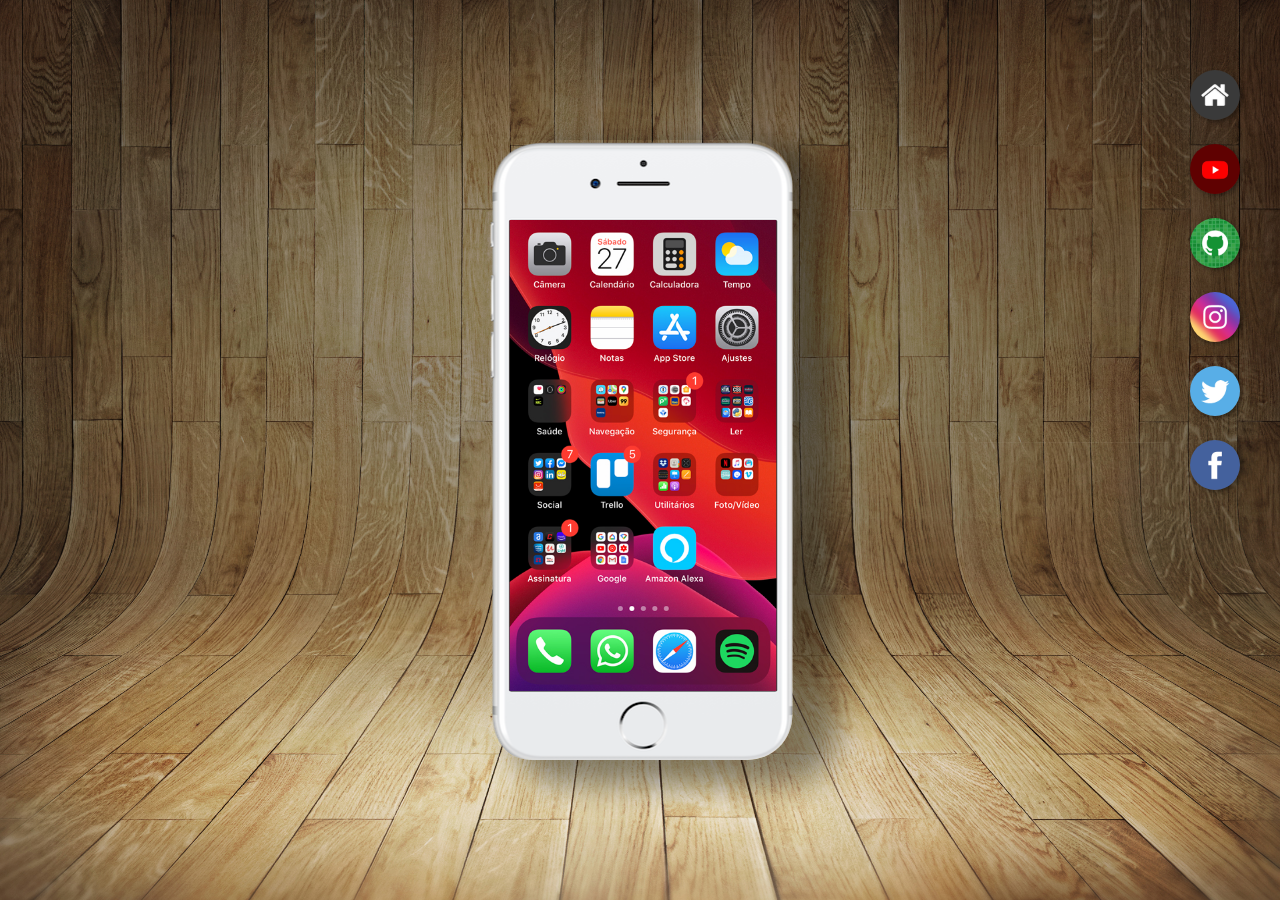
<file: index.html>
<!DOCTYPE html>
<html lang="pt-br">
<head>
    <meta charset="UTF-8">
    <meta http-equiv="X-UA-Compatible" content="IE=edge">
    <meta name="viewport" content="width=device-width, initial-scale=1.0">
    <link rel="stylesheet" href="stilos/style.css">
    <link rel="shortcut icon" href="./favicon.ico" type="image/x-icon">
    <title>Projeto Redes Sociais</title>
</head>
<body>
    <main>
        <section id="telefone">
            <iframe src="./home.html"   name="tela"id="tela" frameborder="0">Seu navegador não é compatível com isso</iframe>
        </section>
            
        <div id="ButtonStartTelaInicial" >
            <audio id="audioOver"> 
                <source src="./sound/systemSound.wav" type="audio/mpeg">
            </audio>
       

        <section id="redes-sociais">
            <a href="./home.html" target="tela" onmouseover="mouseOver()"  ><img src="./imagens/logo-home.jpg"alt=""></a> <br>
            <a href="./youtube.html" target="tela" onmouseover="mouseOver()"  ><img src="./imagens/logo-youtube.jpg" alt=""></a><br>
            <a href="./github.html" target="tela" onmouseover="mouseOver()"  ><img src="./imagens/logo-github.jpg" alt=""></a><br>
            <a href="./instagram.html" target="tela" onmouseover="mouseOver()"  ><img src="./imagens/logo-instagram.jpg" alt=""></a><br>
            <a href="./twitter.html" target="tela" onmouseover="mouseOver()"  > <img src="./imagens/logo-twitter.jpg" alt=""></a><br>
            <a href="./facebook.html" target="tela" onmouseover="mouseOver()"  ><img src="./imagens/logo-facebook.jpg" alt=""></a><br>

        </section>
    </div>
    </main>
</body>
<script>
     
var x = document.getElementById("audioOver"); 
function mouseOver() { 
    x.play(); 
} ;
 
 

</script>
</html>
</file>
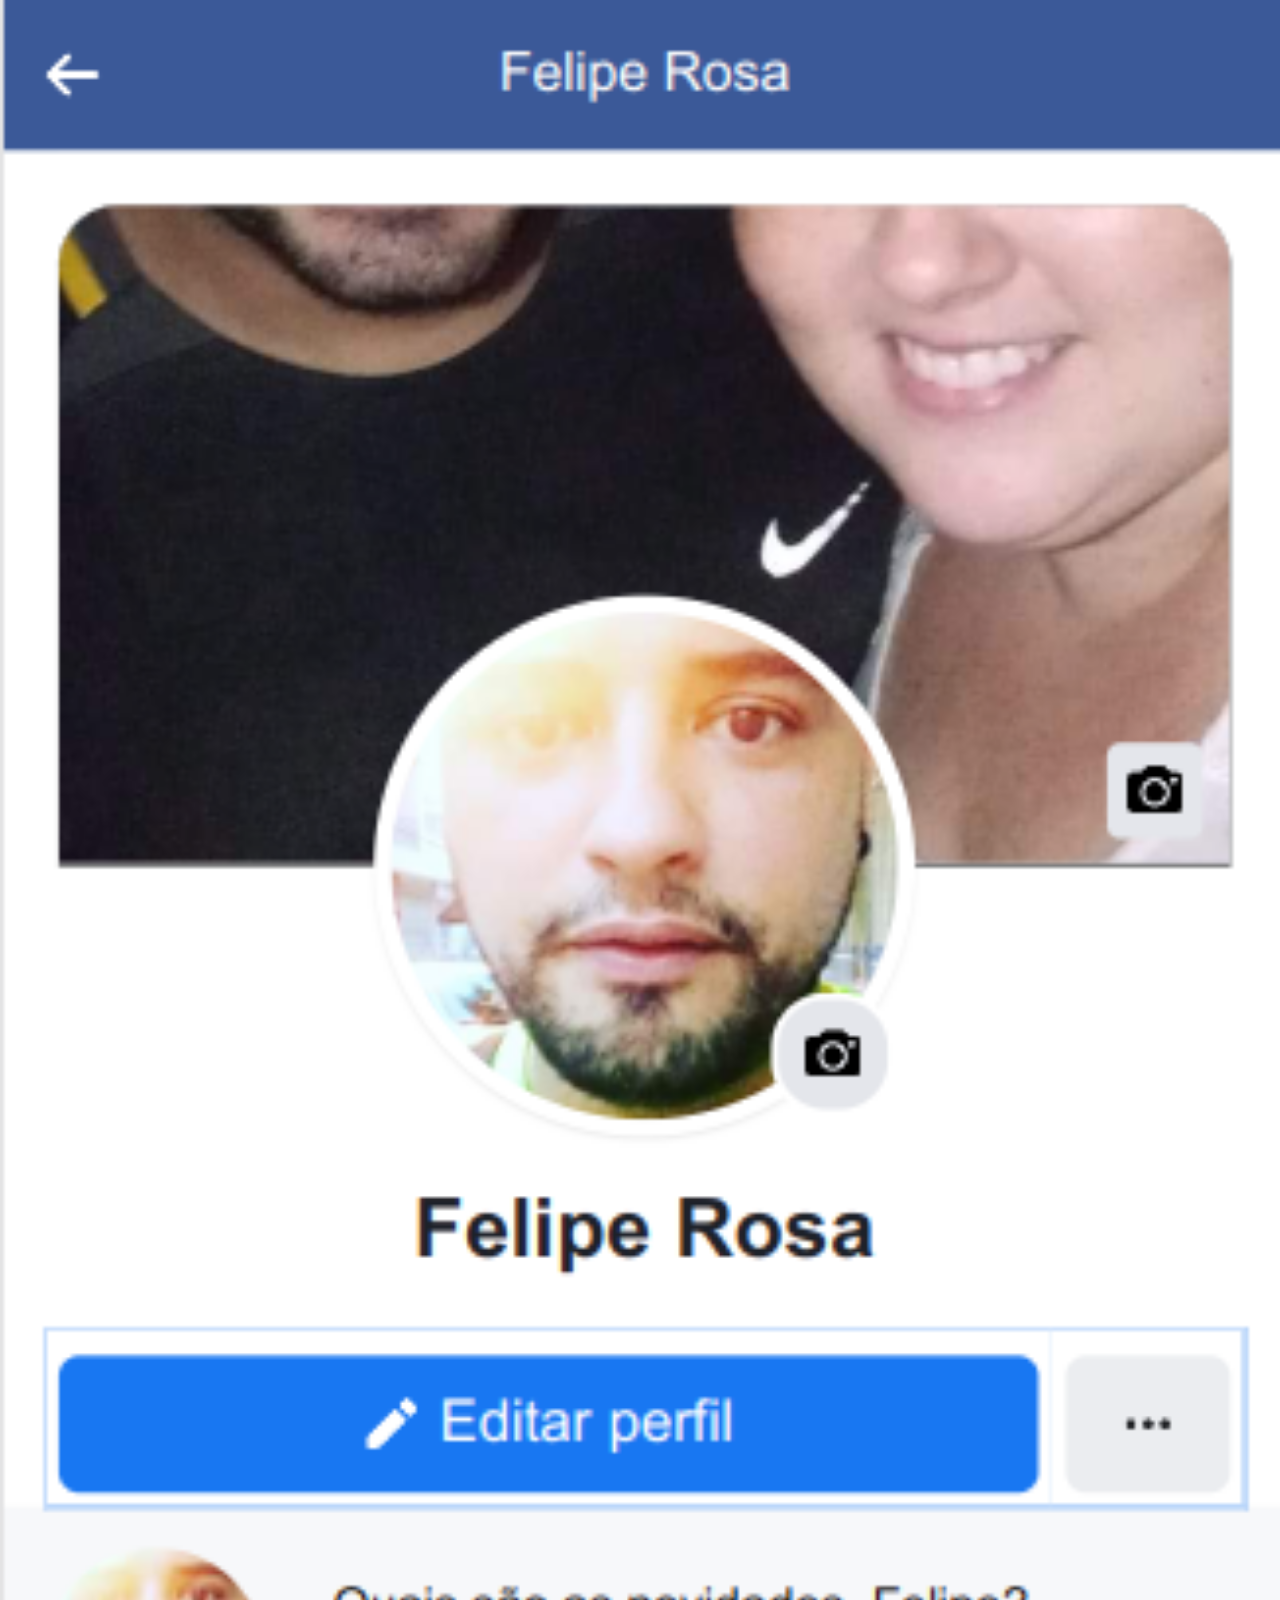
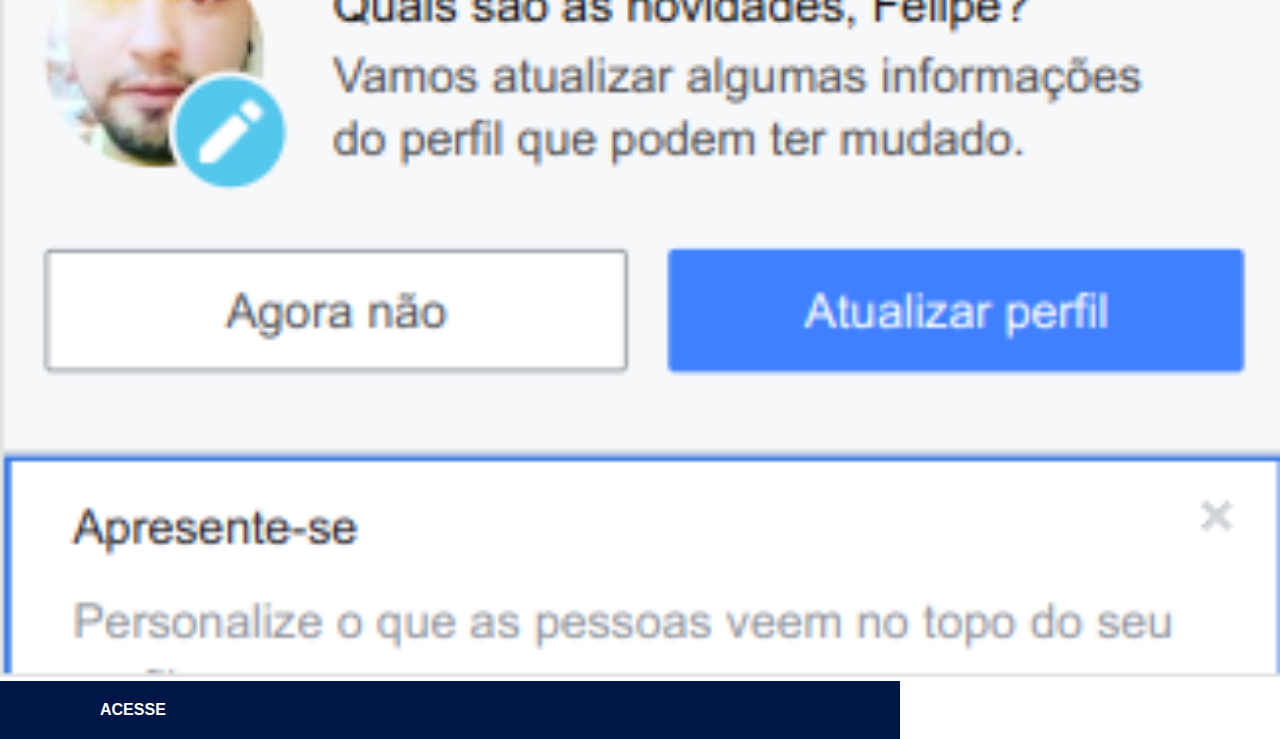
<file: facebook.html>
<!DOCTYPE html>
<html lang="pt-br">
<head>
    <meta charset="UTF-8">
    <meta http-equiv="X-UA-Compatible" content="IE=edge">
    <meta name="viewport" content="width=device-width, initial-scale=1.0">
    <link rel="stylesheet" href="./stilos/social.css">
    <style>
        a{
         background-color: #001646;
        }
        a:hover{
         background-color: #3b5998;
        }
        </style>
    <title>facebook</title>
</head>

<body>
    <img src="imagens/facebook.png" alt="facebook">
    <a href="https://www.facebook.com/profile.php?id=100061082168842" target="_blank">ACESSE</a>
</body>
</html>
</file>
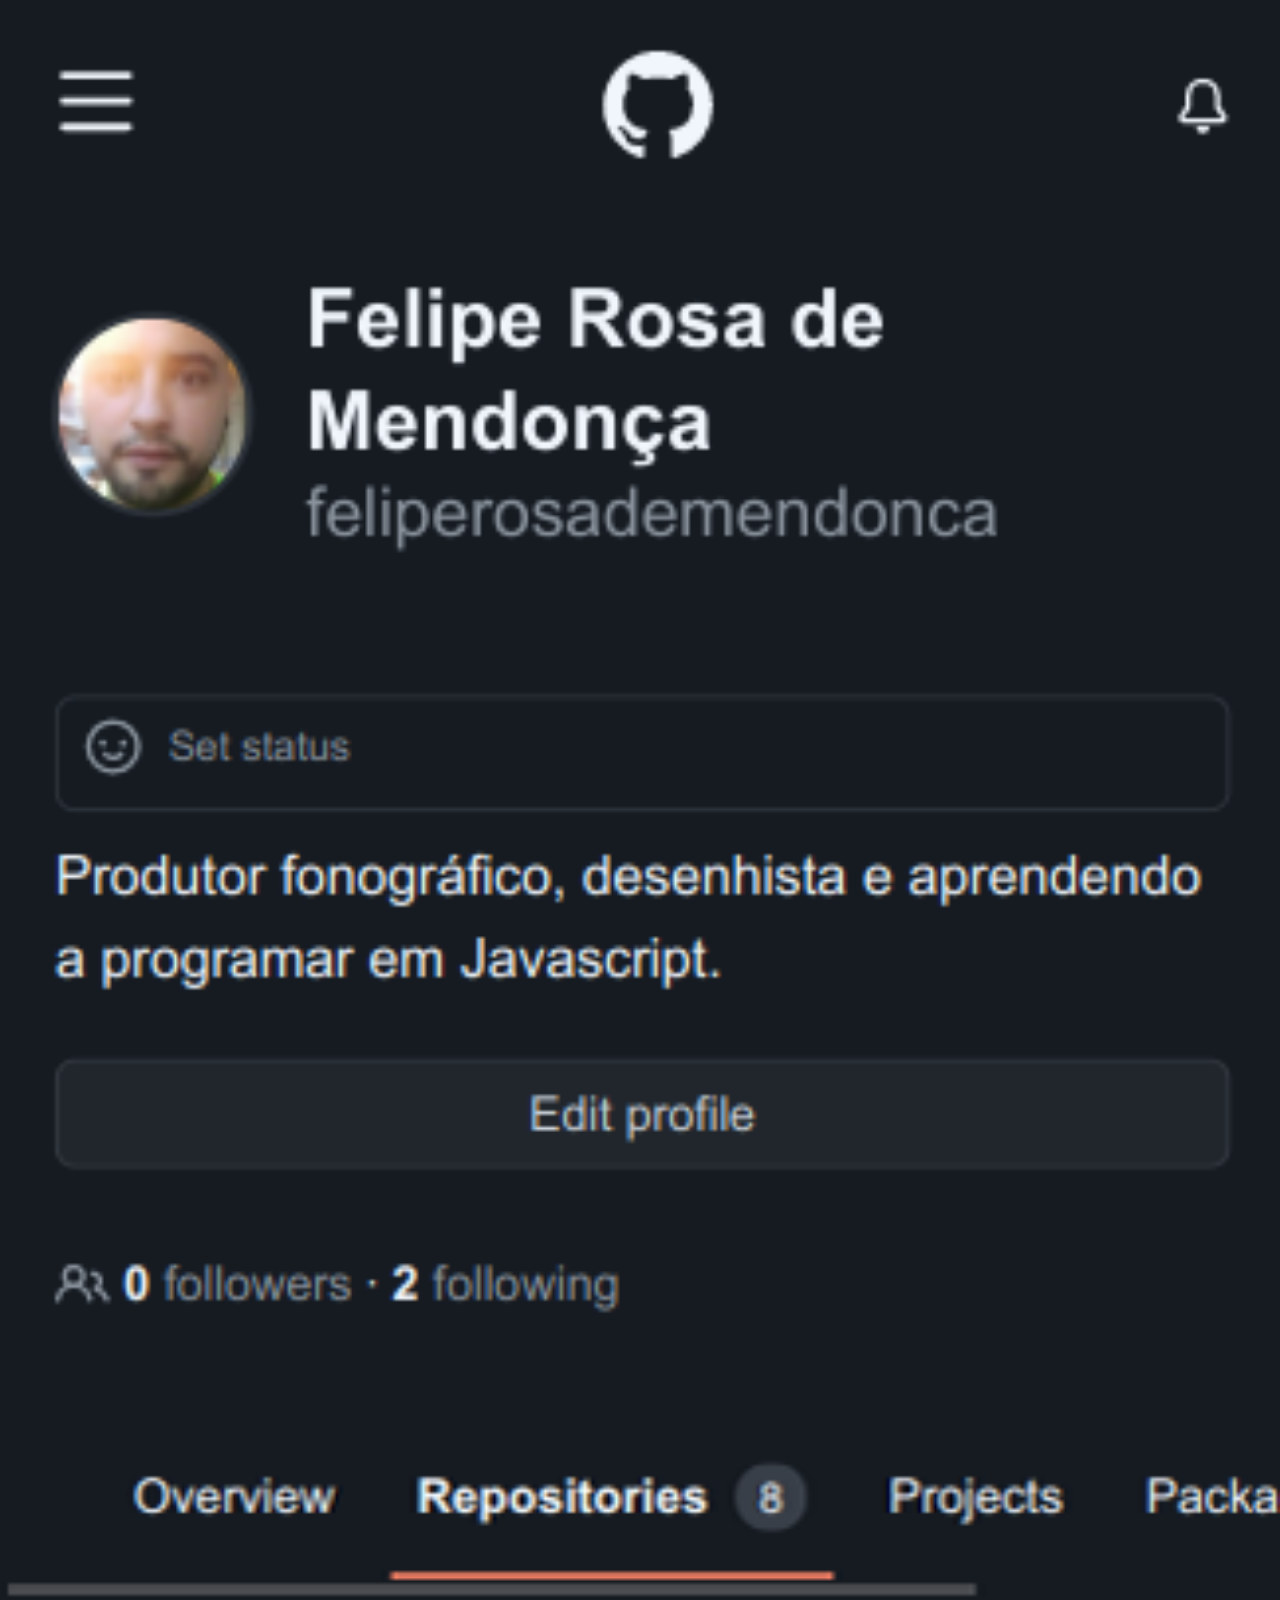
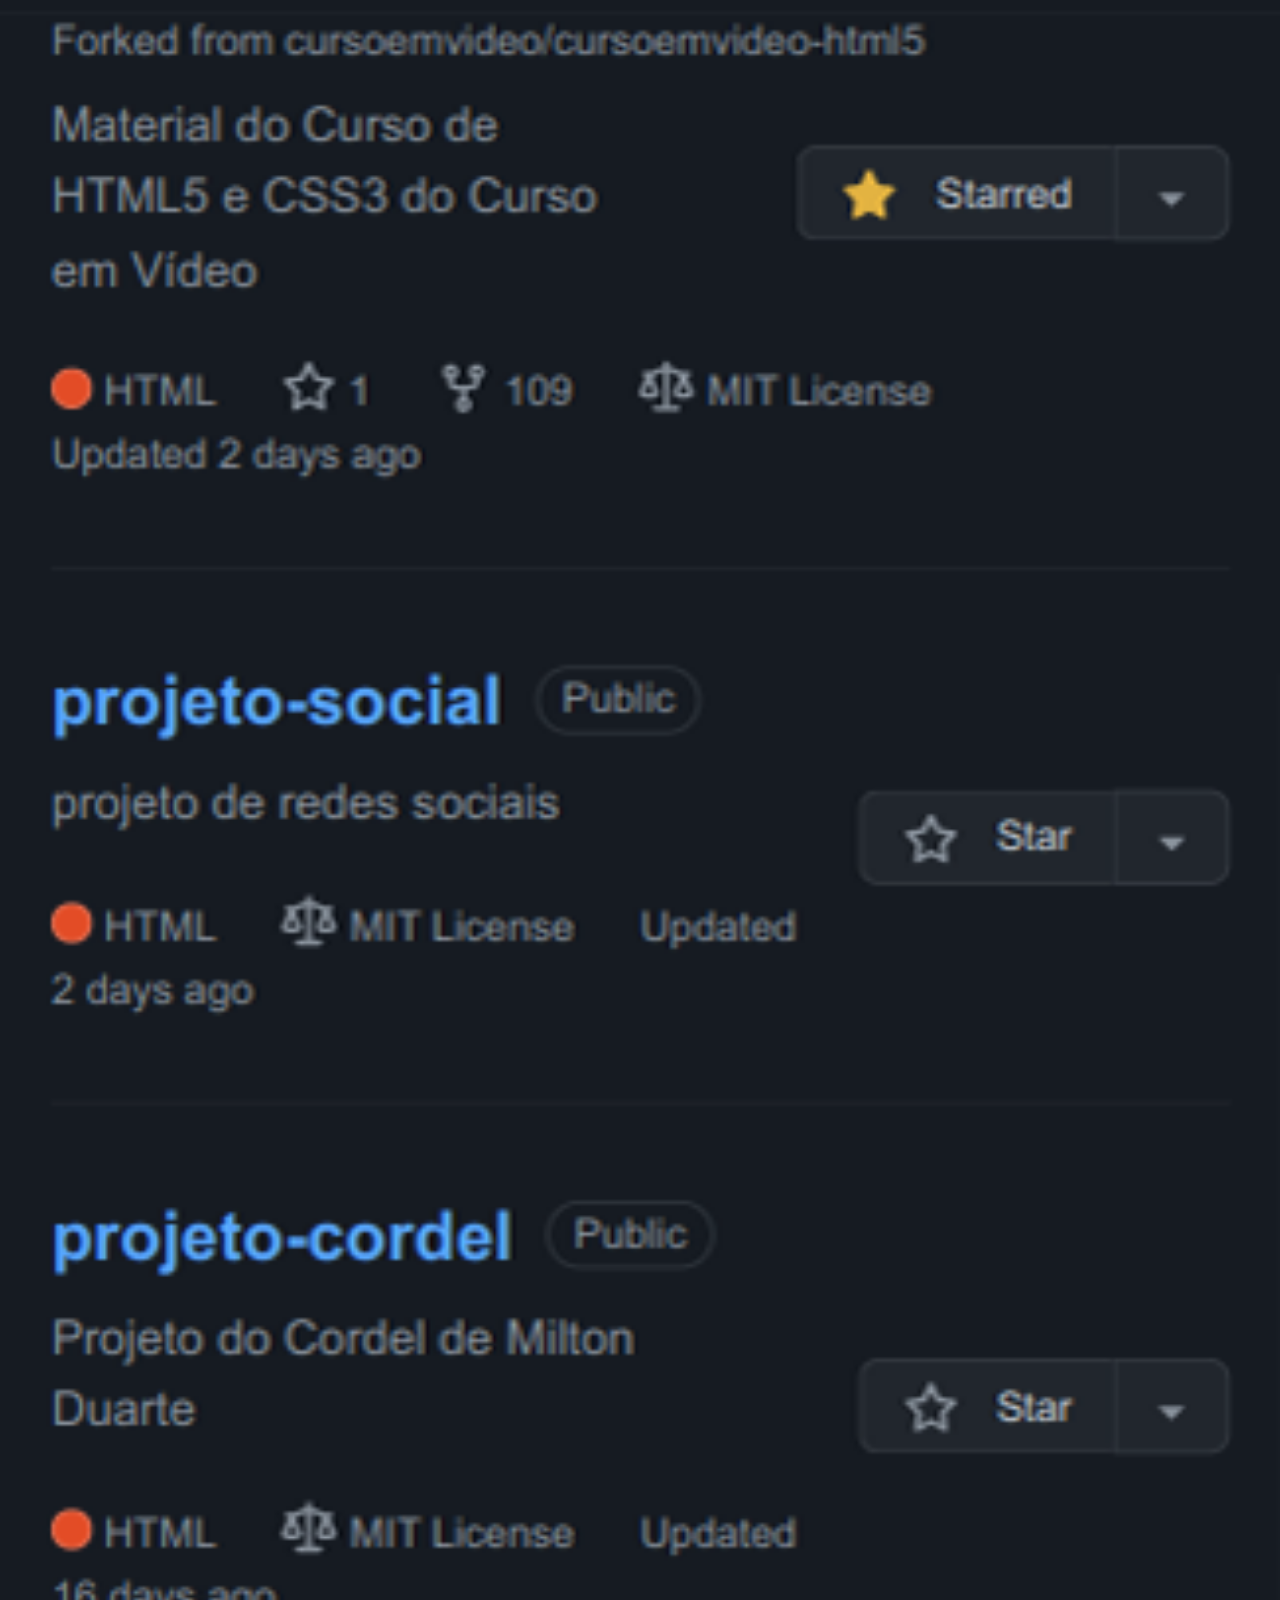
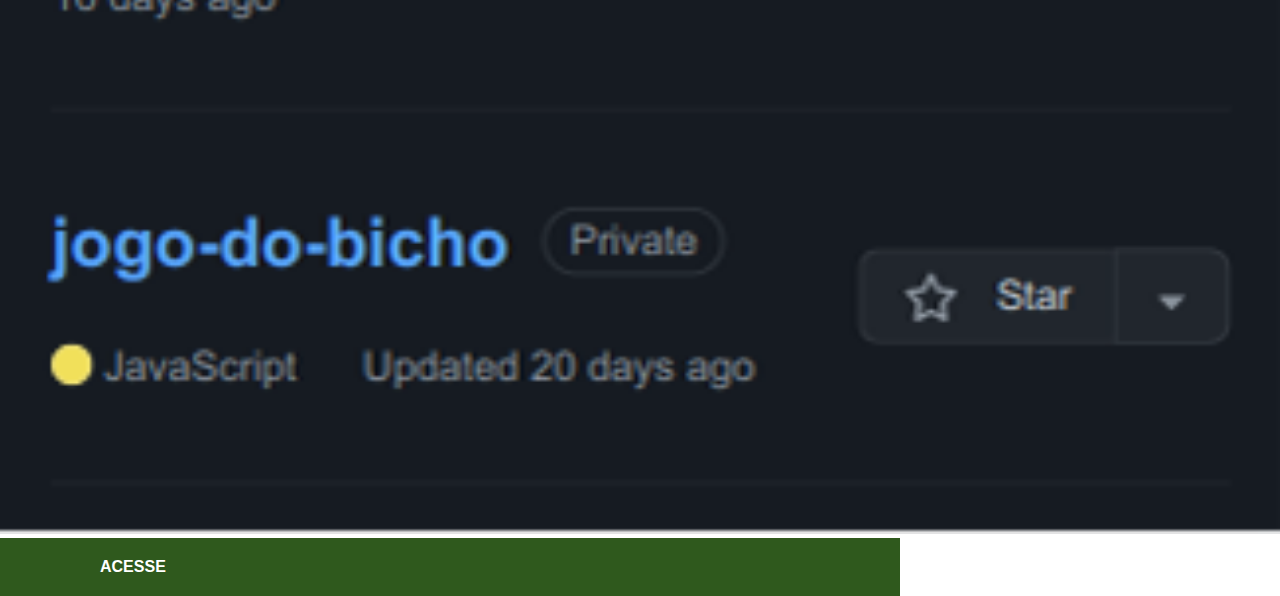
<file: github.html>
<!DOCTYPE html>
<html lang="pt-br">
<head>
    <meta charset="UTF-8">
    <meta http-equiv="X-UA-Compatible" content="IE=edge">
    <meta name="viewport" content="width=device-width, initial-scale=1.0">
    <link rel="stylesheet" href="stilos/social.css">
    <style>
        a{
         background-color: #2f591d;
        }
        a:hover{
         background-color: #6cc644;
        }
        </style>
    <title>GitHub</title>
</head>

<body>
    <img src="imagens/github.PNG" alt="github">
    <a href="https://github.com/feliperosademendonca" target="_blank">ACESSE</a>
</body>
</html>
</file>
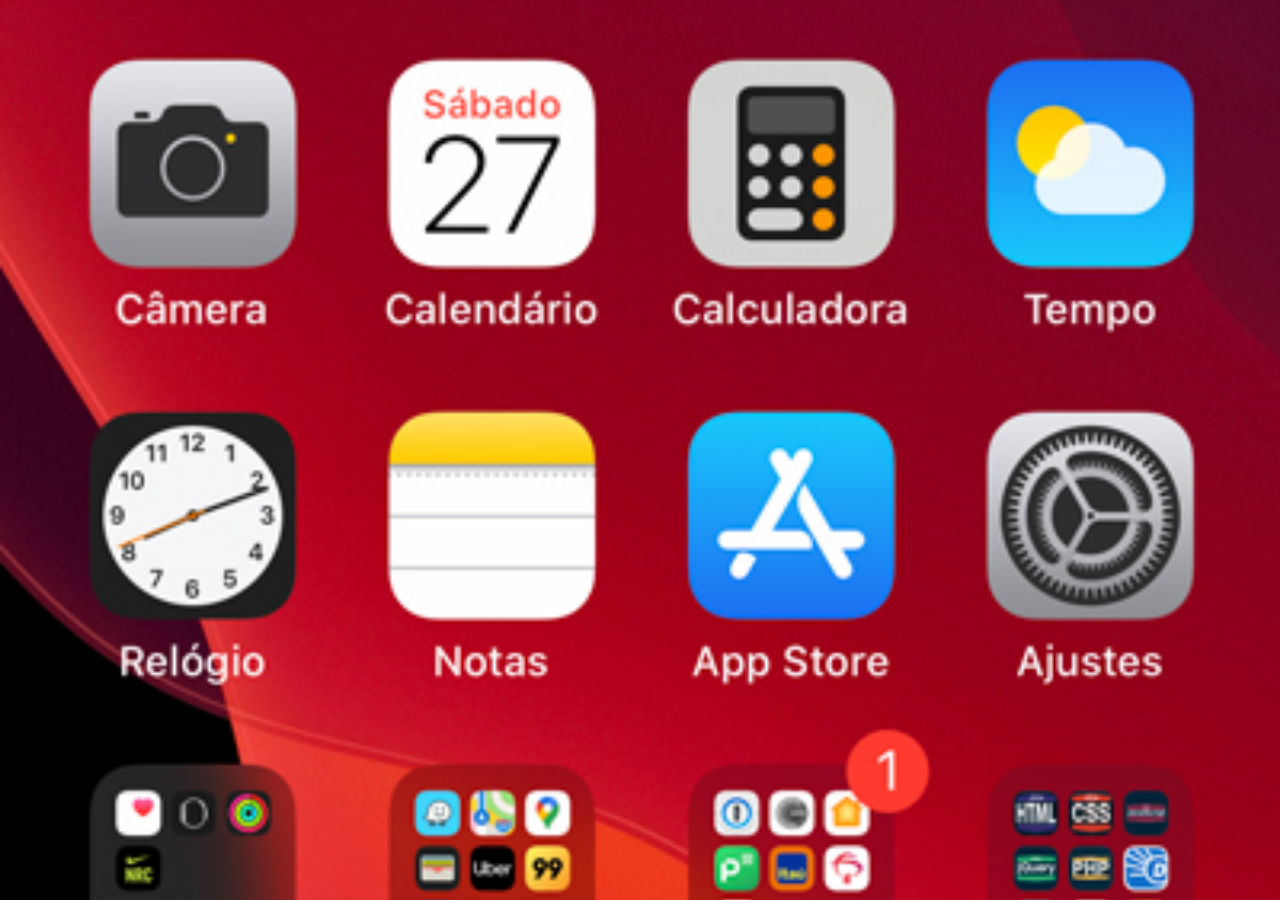
<file: home.html>
<!DOCTYPE html>
<html lang="pt-br">
<head>
    <meta charset="UTF-8">
    <meta http-equiv="X-UA-Compatible" content="IE=edge">
    <meta name="viewport" content="width=device-width, initial-scale=1.0">
    <link rel="stylesheet" href="./stilos/social.css">
    <title>home</title>
</head>

<style>
    *{
        margin: 0px;
        padding: 0px;
    }
    body{
        width: 100vw;
        height: 100vh;
        background: black url(./imagens/tela-home.jpg) no-repeat top center;
        background-size: cover;
        
    }
</style>
<body>
    
</body>
</html>
</file>
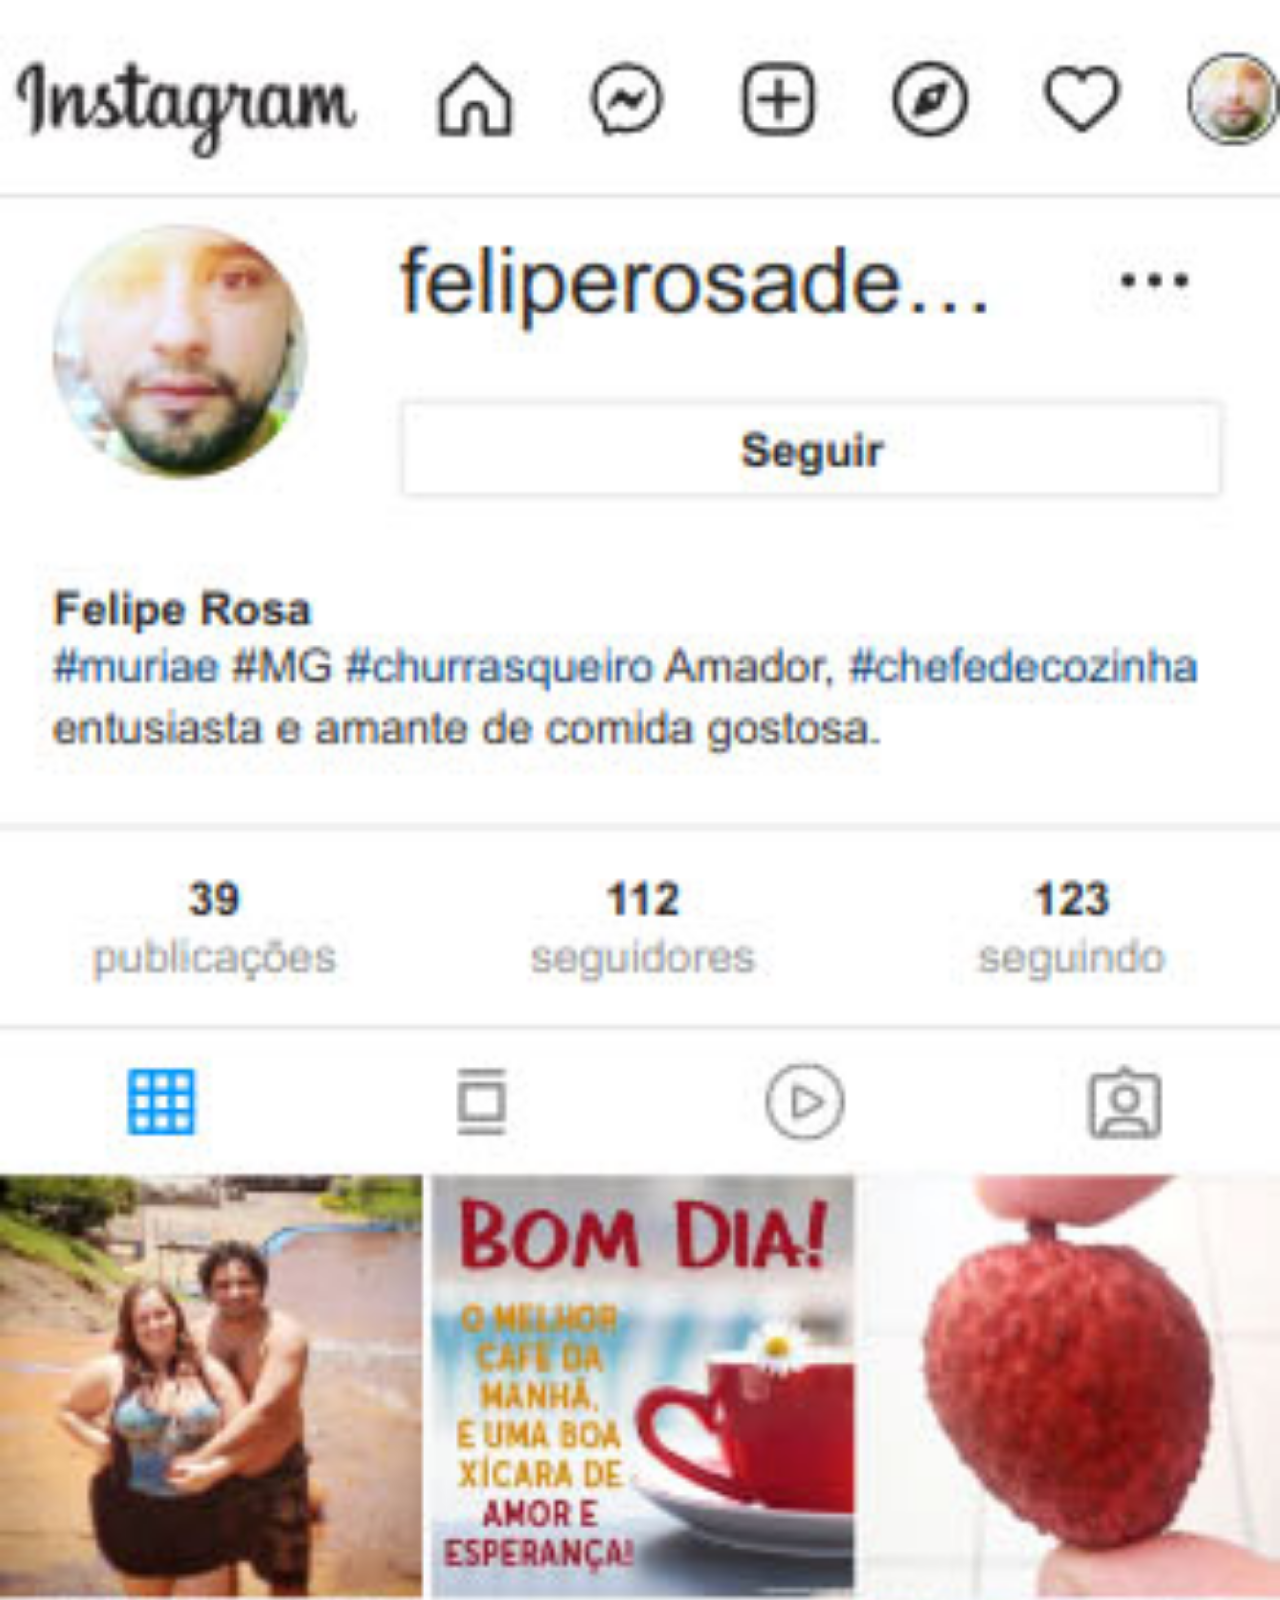
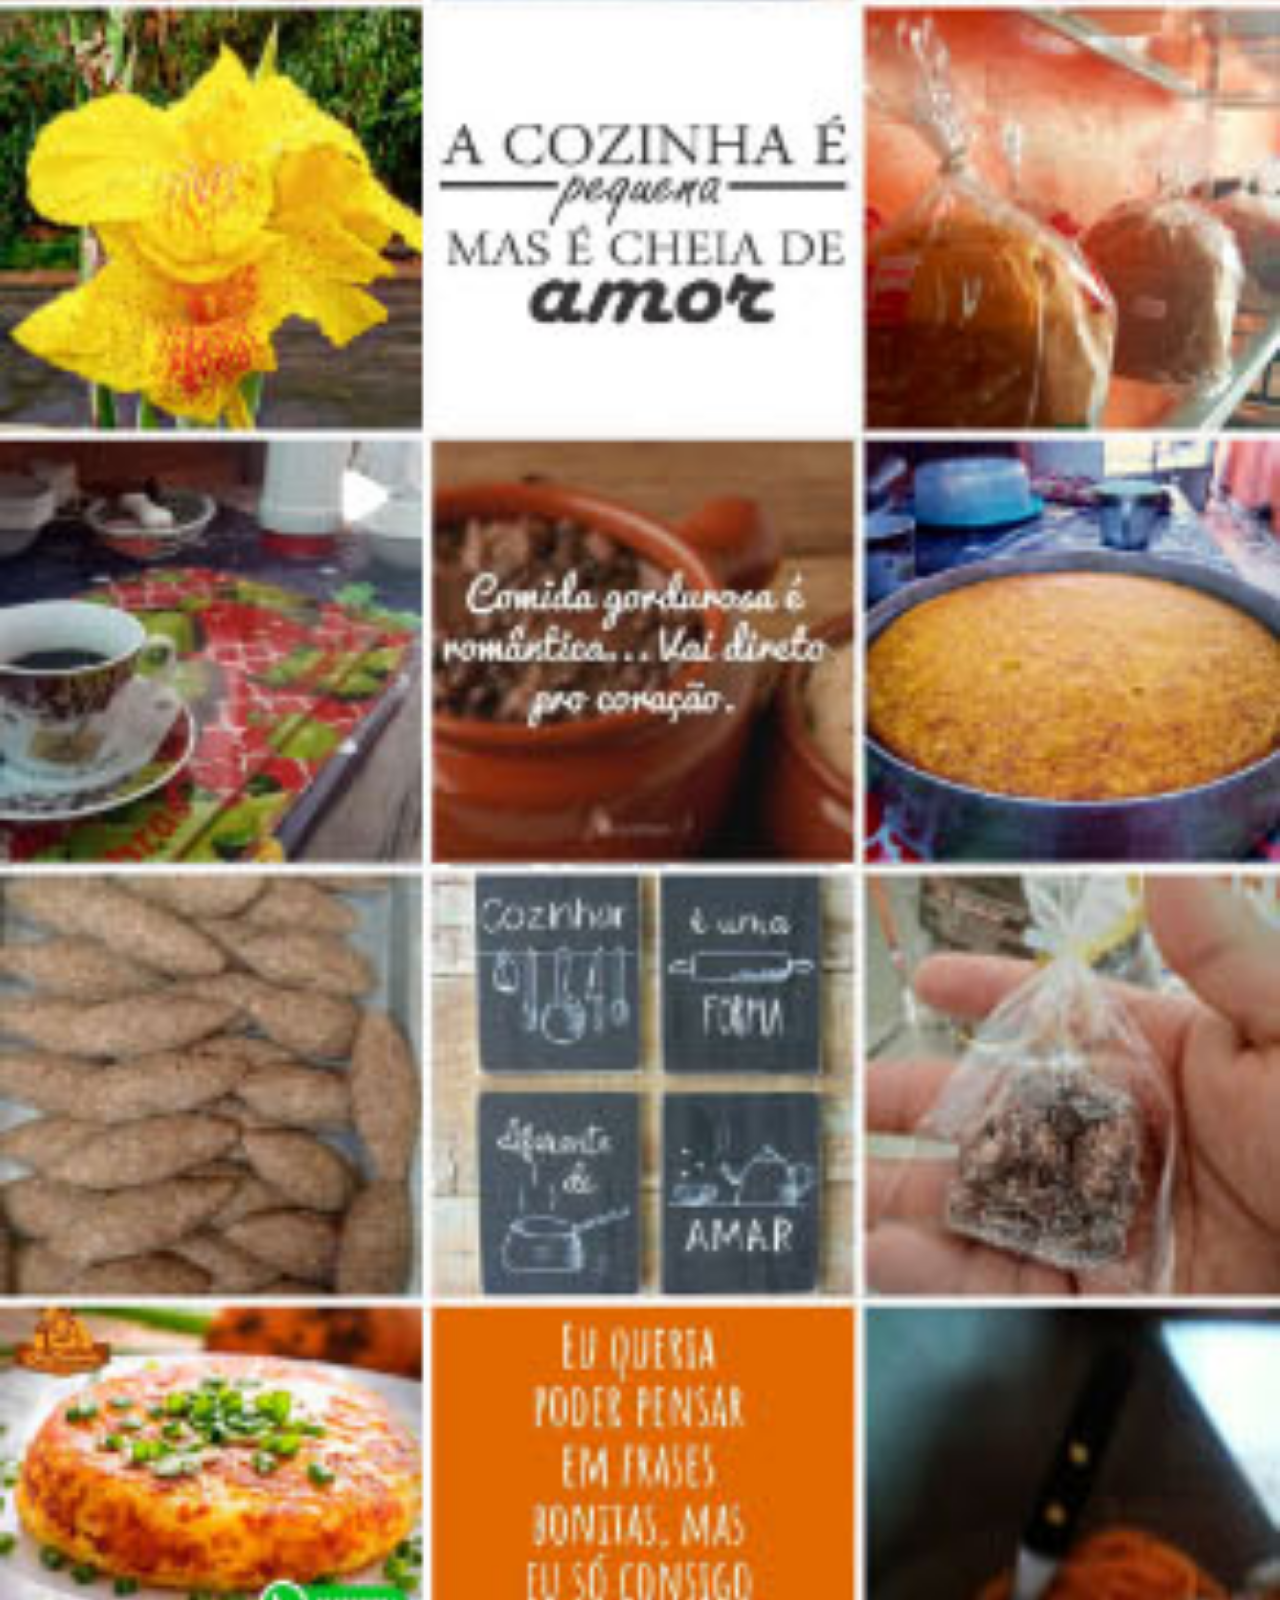
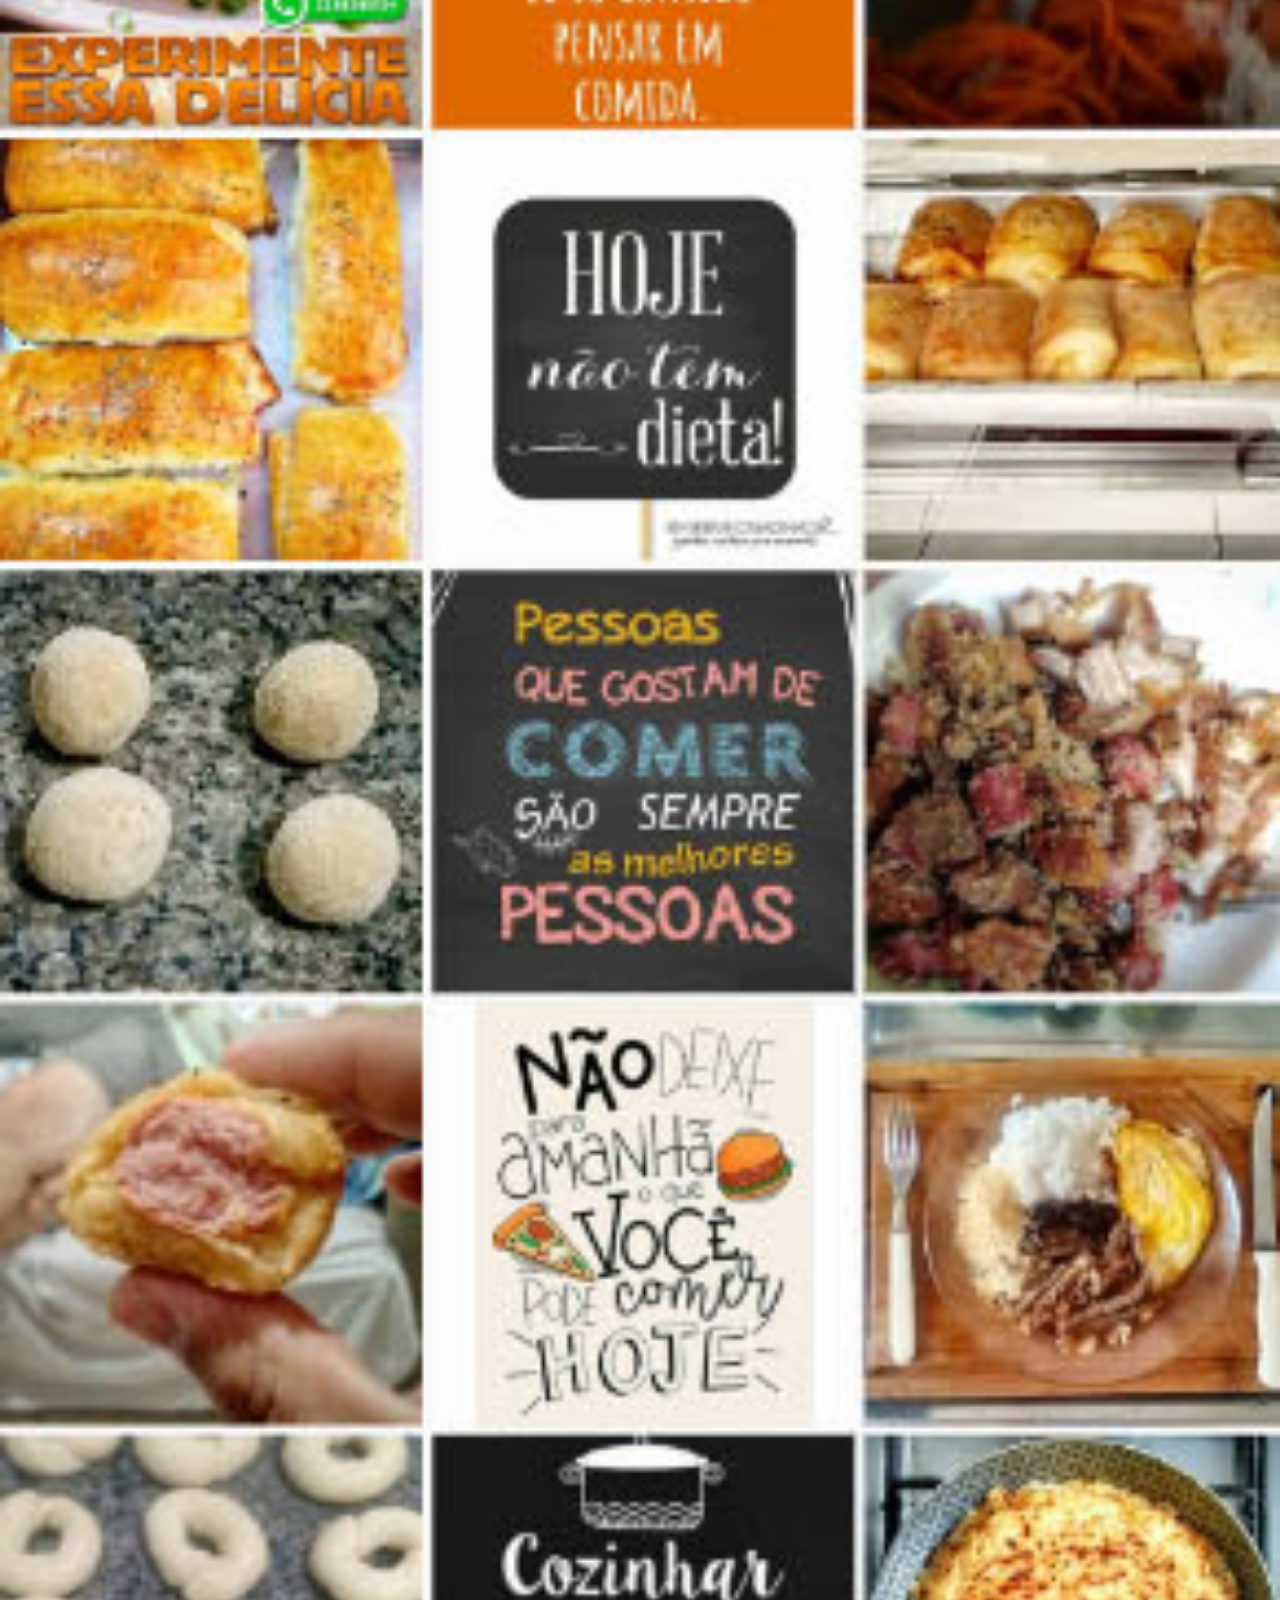
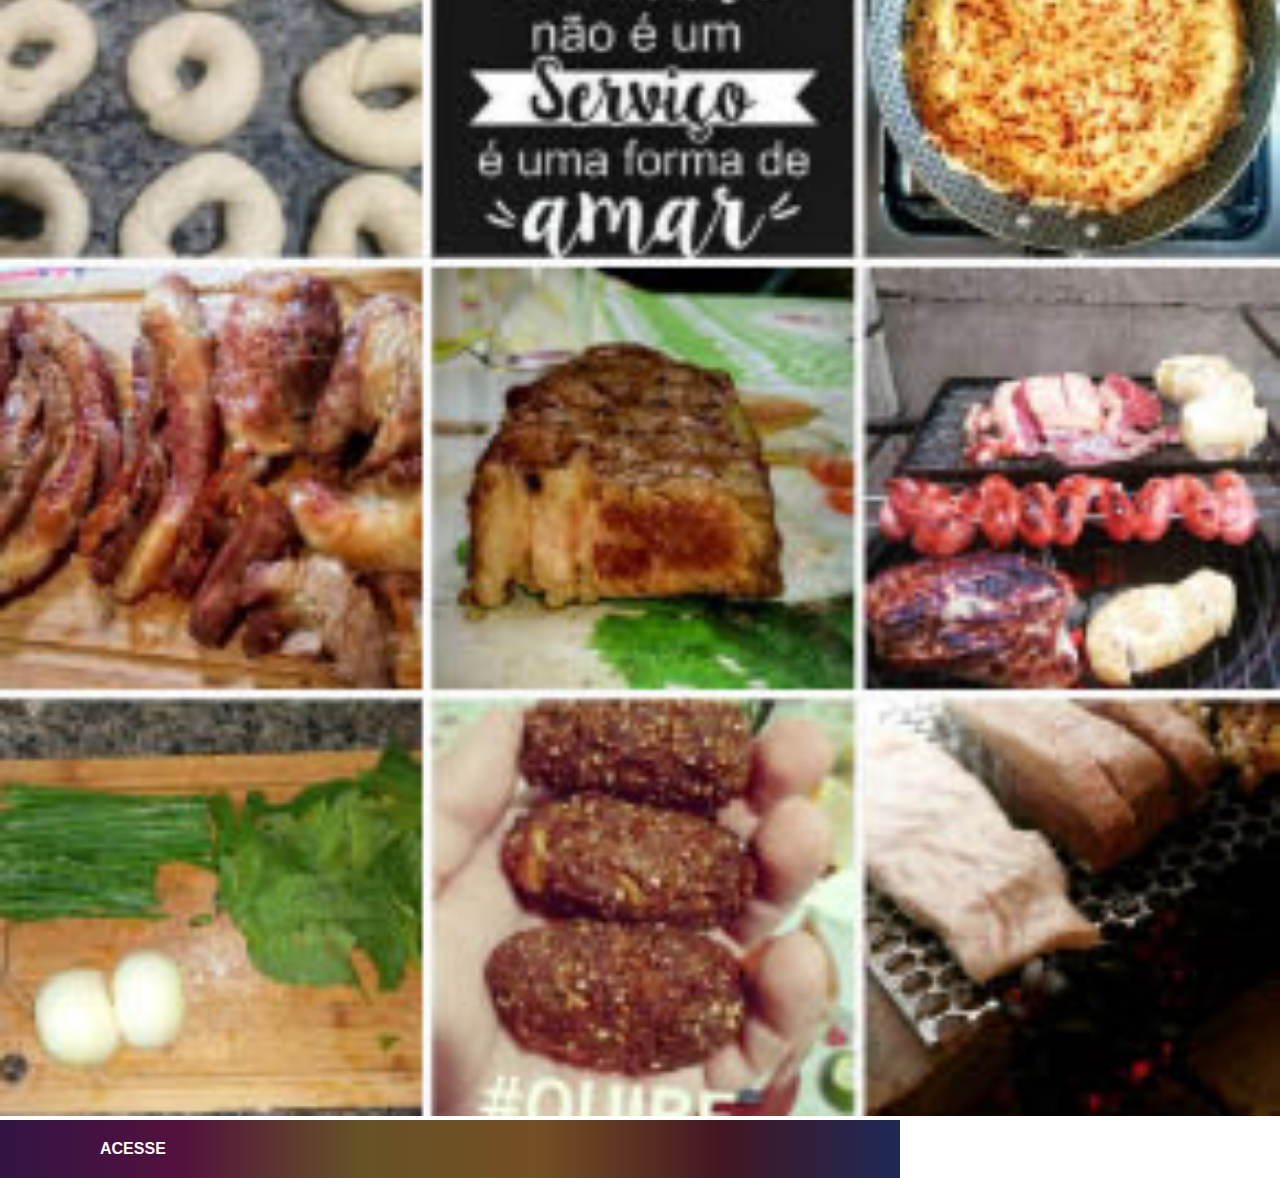
<file: instagram.html>
<!DOCTYPE html>
<html lang="pt-br">
<head>
    <meta charset="UTF-8">
    <meta http-equiv="X-UA-Compatible" content="IE=edge">
    <meta name="viewport" content="width=device-width, initial-scale=1.0">
    <link rel="stylesheet" href="./stilos/social.css">
        <style>
        a{
        background-image: linear-gradient(to right,#321443,#53113e,#675226,#744f23,#431622,#1d2957)
       }
       a:hover{
         background-image: linear-gradient(to left,#8a3ab9,#bc2a8d,#fccc63,#fbad50,#cd486b,#4c68d7)
         
       }       
       </style>
    <title>Instagram</title>
</head>

<body>
    <img src="imagens/instagram.jpg" alt="instagram">
    <a href="https://www.instagram.com/feliperosademendonca" target="_blank">ACESSE</a>
</body>
</html>
</file>
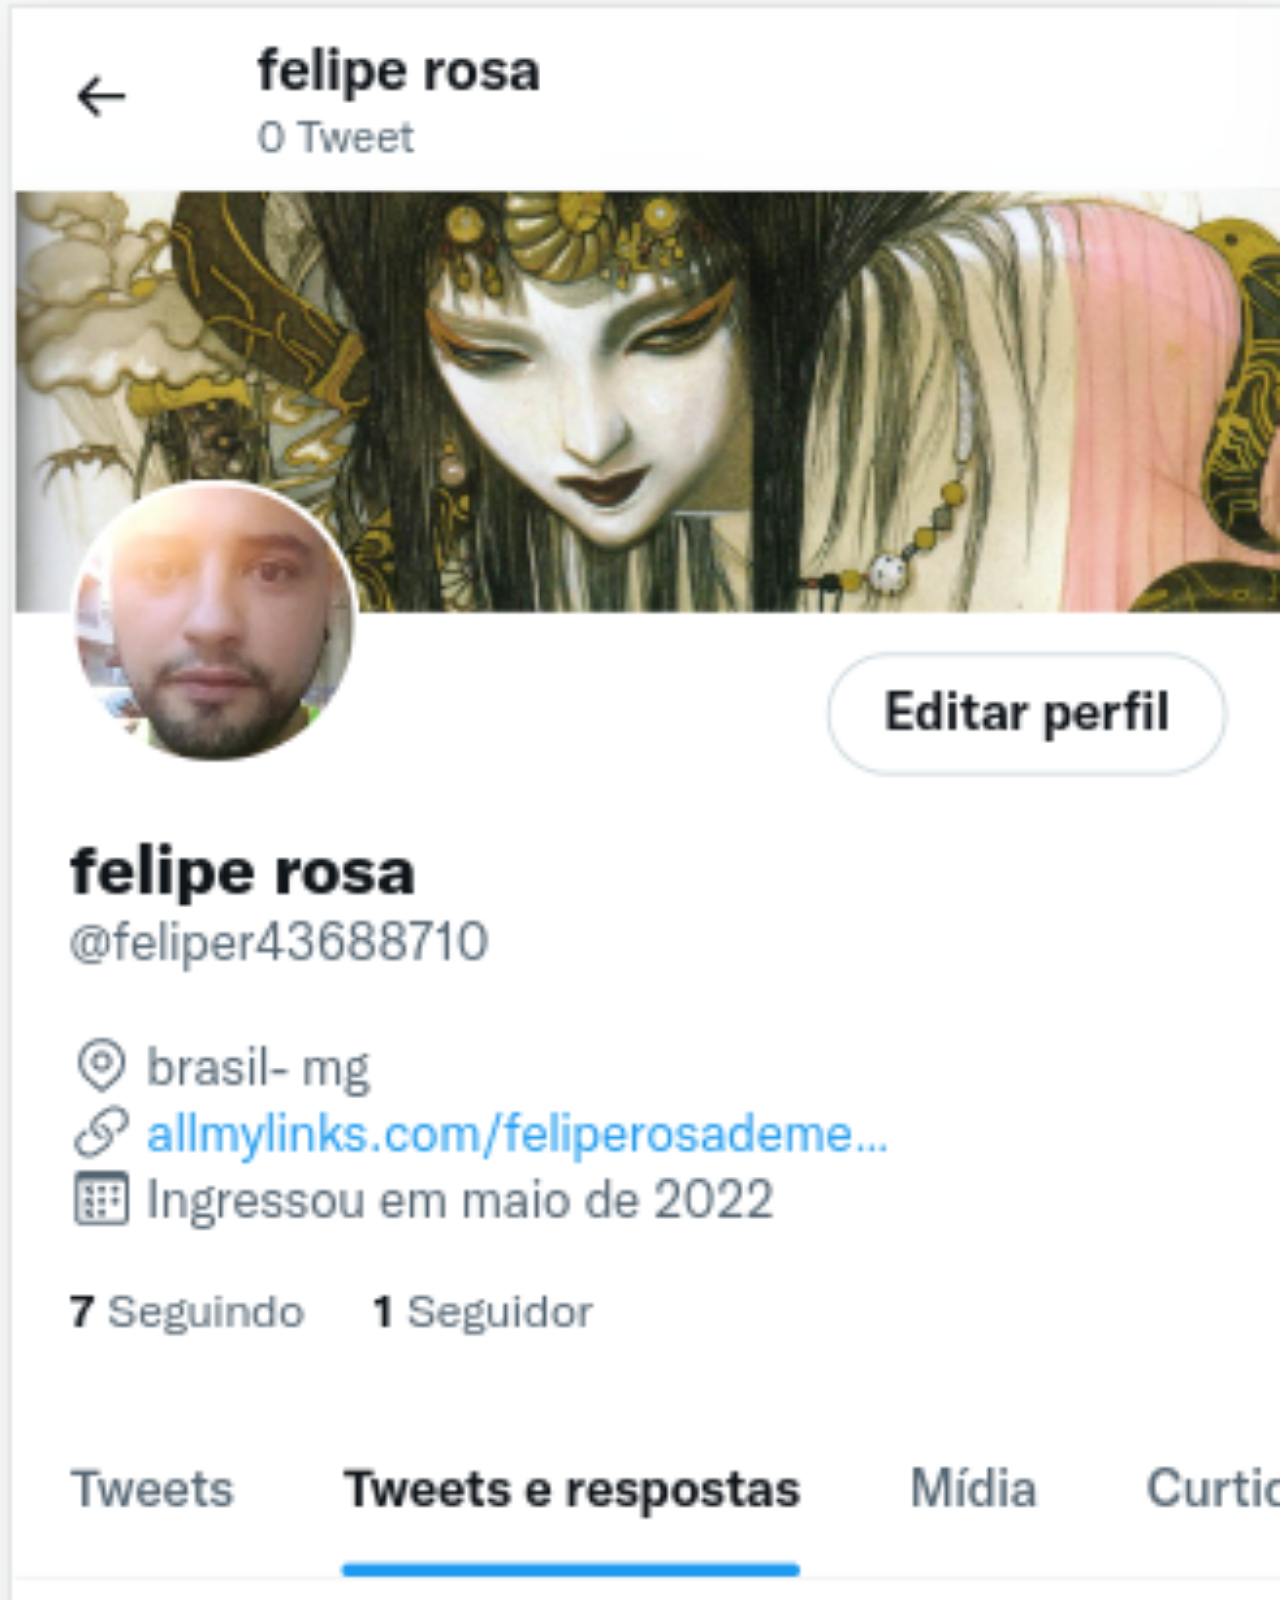
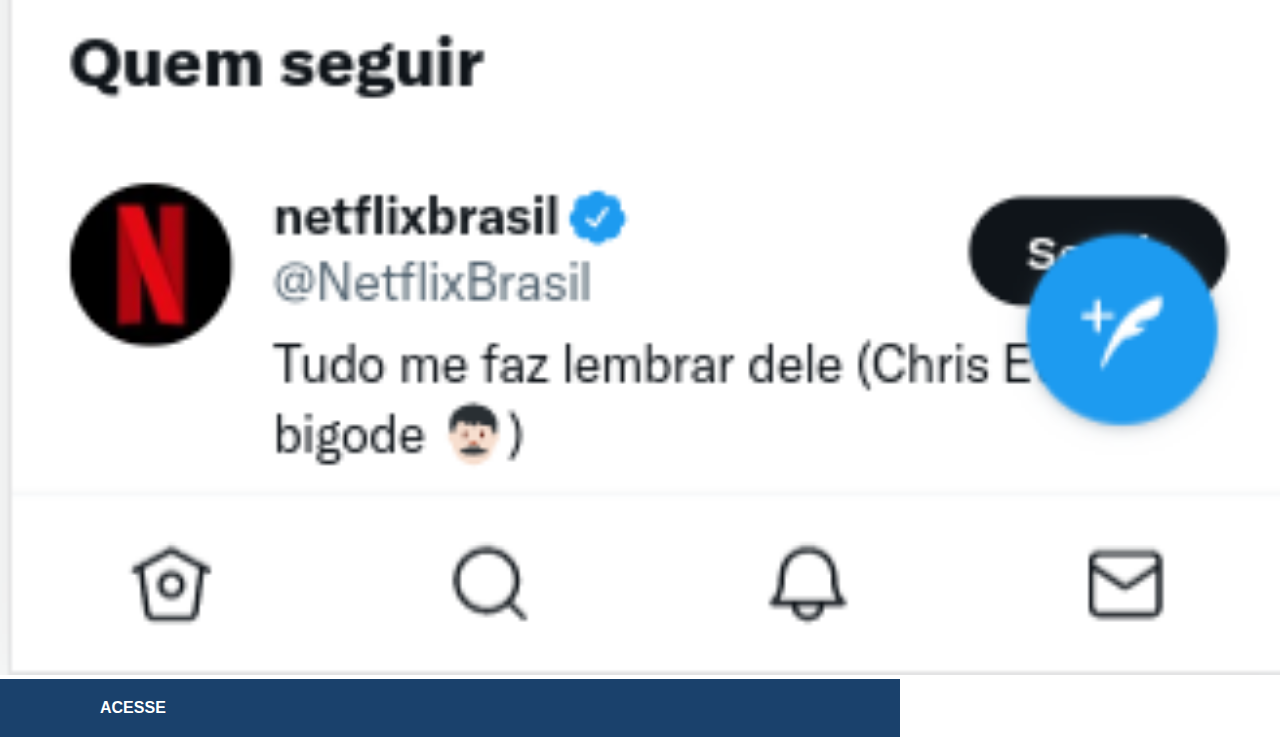
<file: twitter.html>
<!DOCTYPE html>
<html lang="pt-br">
<head>
    <meta charset="UTF-8">
    <meta http-equiv="X-UA-Compatible" content="IE=edge">
    <meta name="viewport" content="width=device-width, initial-scale=1.0">
    <link rel="stylesheet" href="./stilos/social.css">
    <style>
        a{
         background-color: rgb(26, 65, 108);
        }
        a:hover{
         background-color: rgb(0, 119, 255);
        }
        </style>
    <title>twitter</title>
</head>

<body>
    <img src="imagens/twitter.png" alt="twitter">
    <a href="https://twitter.com/feliperosademendonca" target="_blank">ACESSE</a>
</body>
</html>
</file>
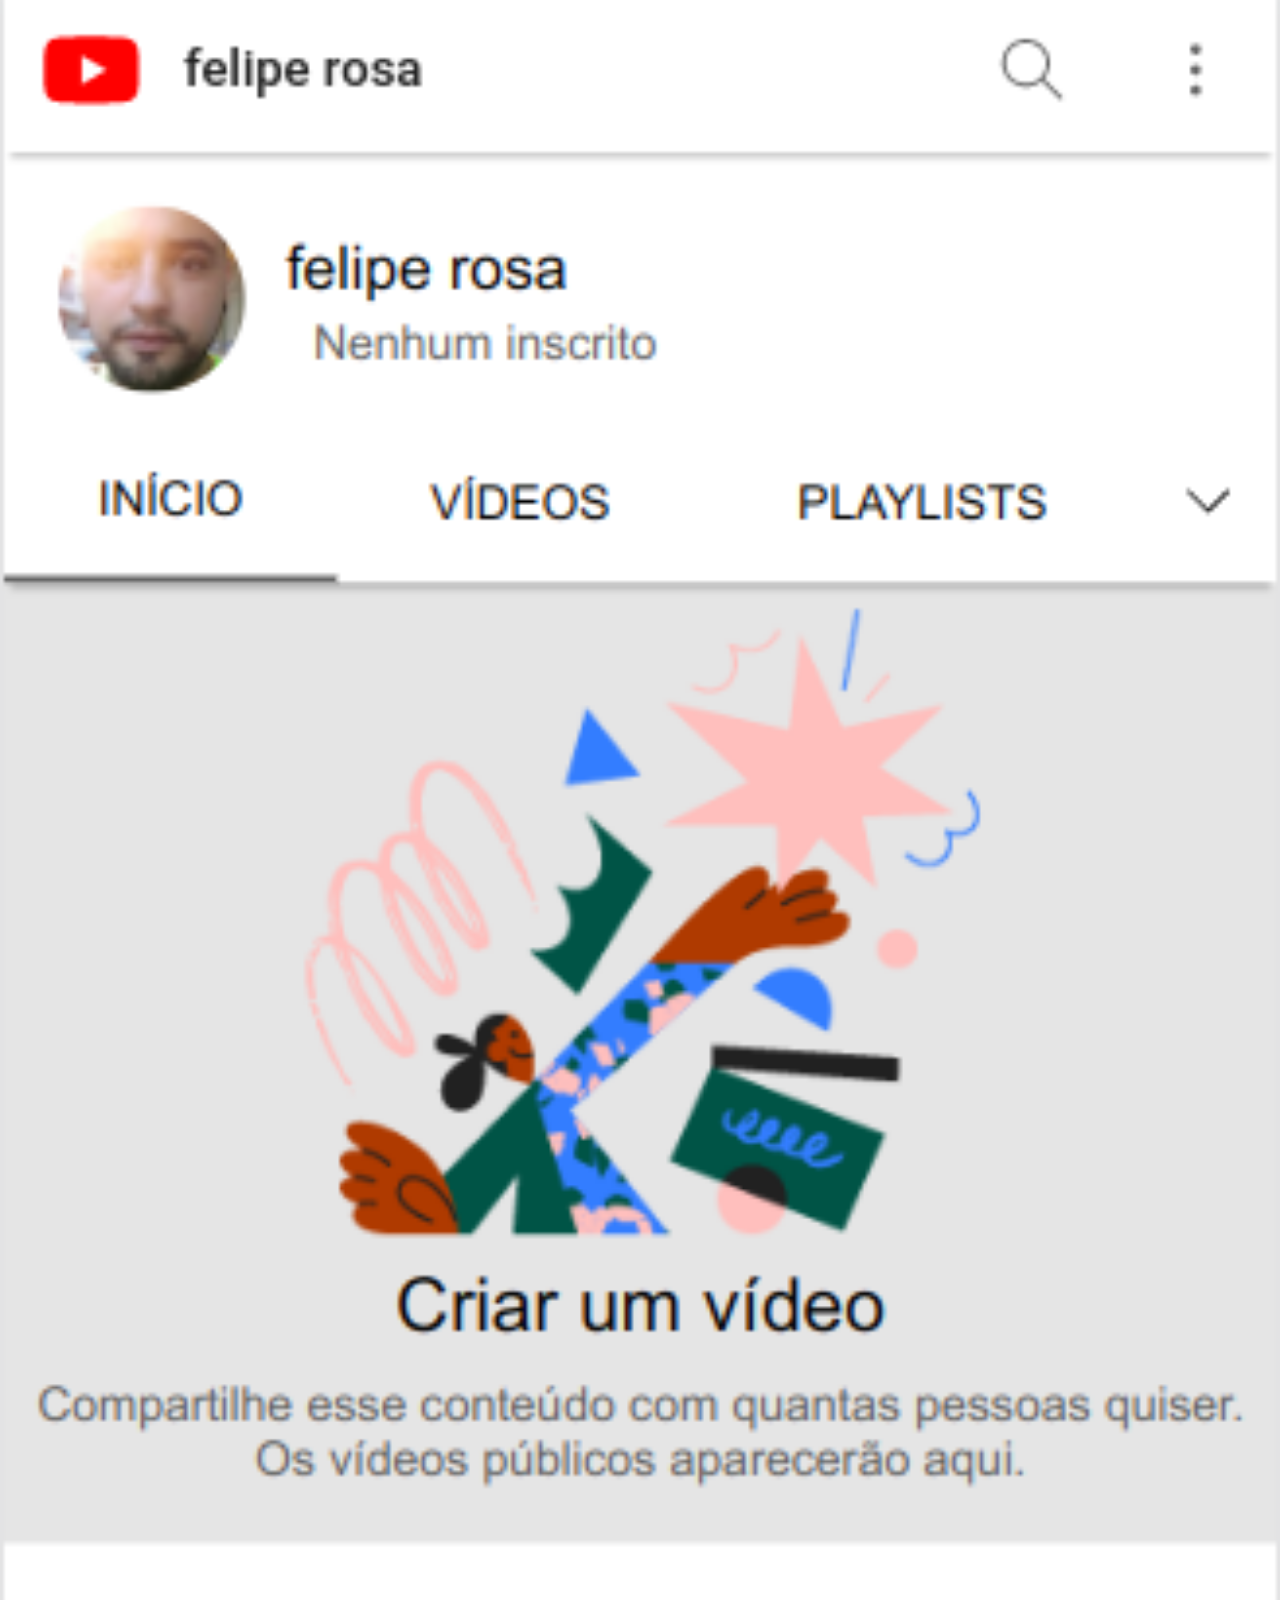
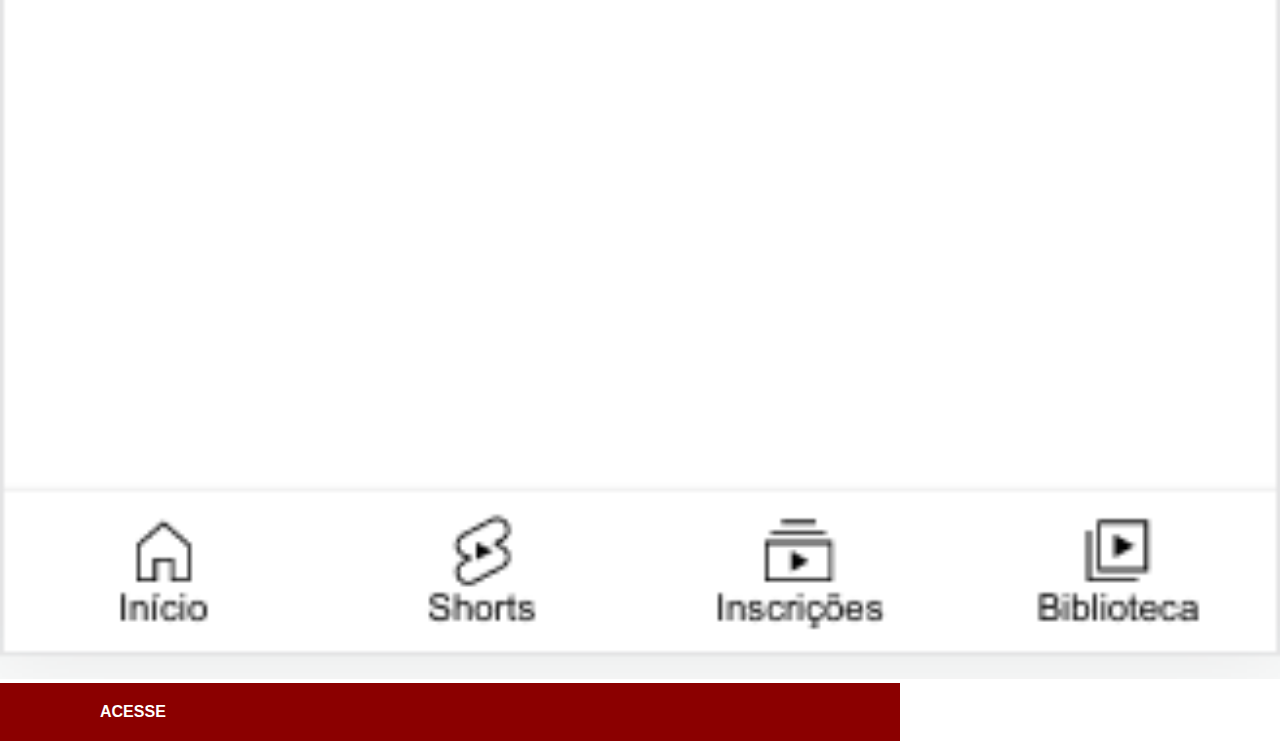
<file: youtube.html>
<!DOCTYPE html>
<html lang="pt-br">
    <style>
        a {
     background-color: darkred;
    }
   
    a:hover{
     background-color: red;
    }
    </style>
<head>
    <meta charset="UTF-8">
    <meta http-equiv="X-UA-Compatible" content="IE=edge">
    <meta name="viewport" content="width=device-width, initial-scale=1.0">
    <link rel="stylesheet" href="./stilos/social.css">
    <title>Youtube</title>
</head>

<body>
    <img src="imagens/youtube.png" alt="youtube">
    <a href="https://youtube.com/xfacemusicbr" target="_blank">ACESSE</a>
</body>
</html>
</file>
<file: stilos/style.css>
*{
    font-family: Arial, Helvetica, sans-serif;
    padding: 0px;
    margin: 0px;
}
body{
    background: url(../imagens/fundo-madeira.jpg)no-repeat top center;
    background-size: cover;
    background-attachment: fixed;

}

html,body{
    height: 100vh;
    width: 100vw;
    background-color: black;
}

main{
    height: 100vh;
    position: relative;
 
}

section#telefone{
    position: absolute;
    top: 50%;
    left:50%;
    transform: translate(-50%,-50%);
    height: 620px;
    width: 305px;
    background: url(../imagens/frame-iphone.png) no-repeat   ;
   
    border-radius: 45px;
    box-shadow: 35px 15px 30px 10px rgba(0, 0, 0, 0.400);
}

iframe#tela{
    position: relative;
    top: 80px;
    left: 22px;
    width: 267px;
    height: 471px;
    
}
section#redes-sociais{
      text-align: right;
     position: right top;
     padding: 60px 30px;
}

section#redes-sociais img:hover{
    border: 2px solid hsla(0, 0%, 100%, 0.649);
    transform: translate(-3px,-3px);
    box-shadow: 5px 5px 5px rgba(0, 0, 0, 0.400);
    transition: .3s, border .8s;
}

section#redes-sociais img{
    width:50px;
    margin: 10px;
    border-radius: 50%;
    box-shadow: 2px 2px 5px rgba(0, 0, 0, 0.400);
    box-sizing: border-box;
}
</file>
<file: stilos/social.css>
@charset "utf-8";

*{
    margin: 0px;
    padding: 0px;
    font-family:Arial, Helvetica, sans-serif;
}
body{
    width: 100vh;
    height: 100vh;
    background-size: cover;
    
}

img{
    display: inline;
    width: 100vw;
   
}

::-webkit-scrollbar{
    width: 0px;
    height: 0px;
}

a{  
    text-align: left;
    display: block;
    margin: auto;
    padding:20px 100px;
 
    color: white;
    font-weight: bolder;
    text-decoration: none;

}
</file>
